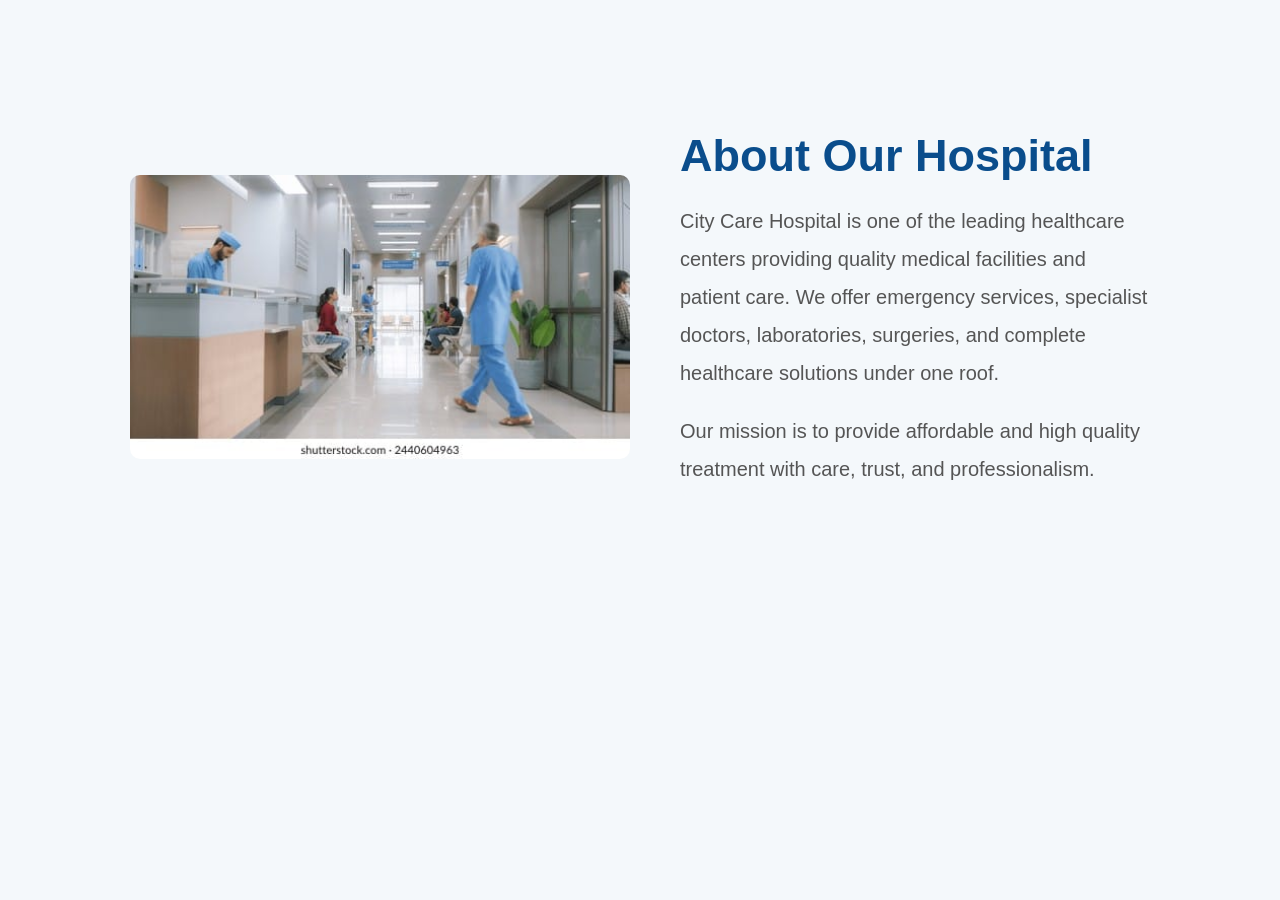
<file: Aboutt.html>
<!DOCTYPE html>
<html>
<head>
	<title>doctors</title>
	<link rel="stylesheet" type="text/css" href="citycare.css">

</head>
<body>
	<section class="about">

  <div class="about-image">

    <img src="img3.jpeg" alt="Hospital">

  </div>

  <div class="about-text">

    <h2>About Our Hospital</h2>

    <p>
      City Care Hospital is one of the leading healthcare centers providing
      quality medical facilities and patient care. We offer emergency services,
      specialist doctors, laboratories, surgeries, and complete healthcare
      solutions under one roof.
    </p>

    <p>
      Our mission is to provide affordable and high quality treatment
      with care, trust, and professionalism.
    </p>

  </div>

</section>


</body>

</html>
</file>
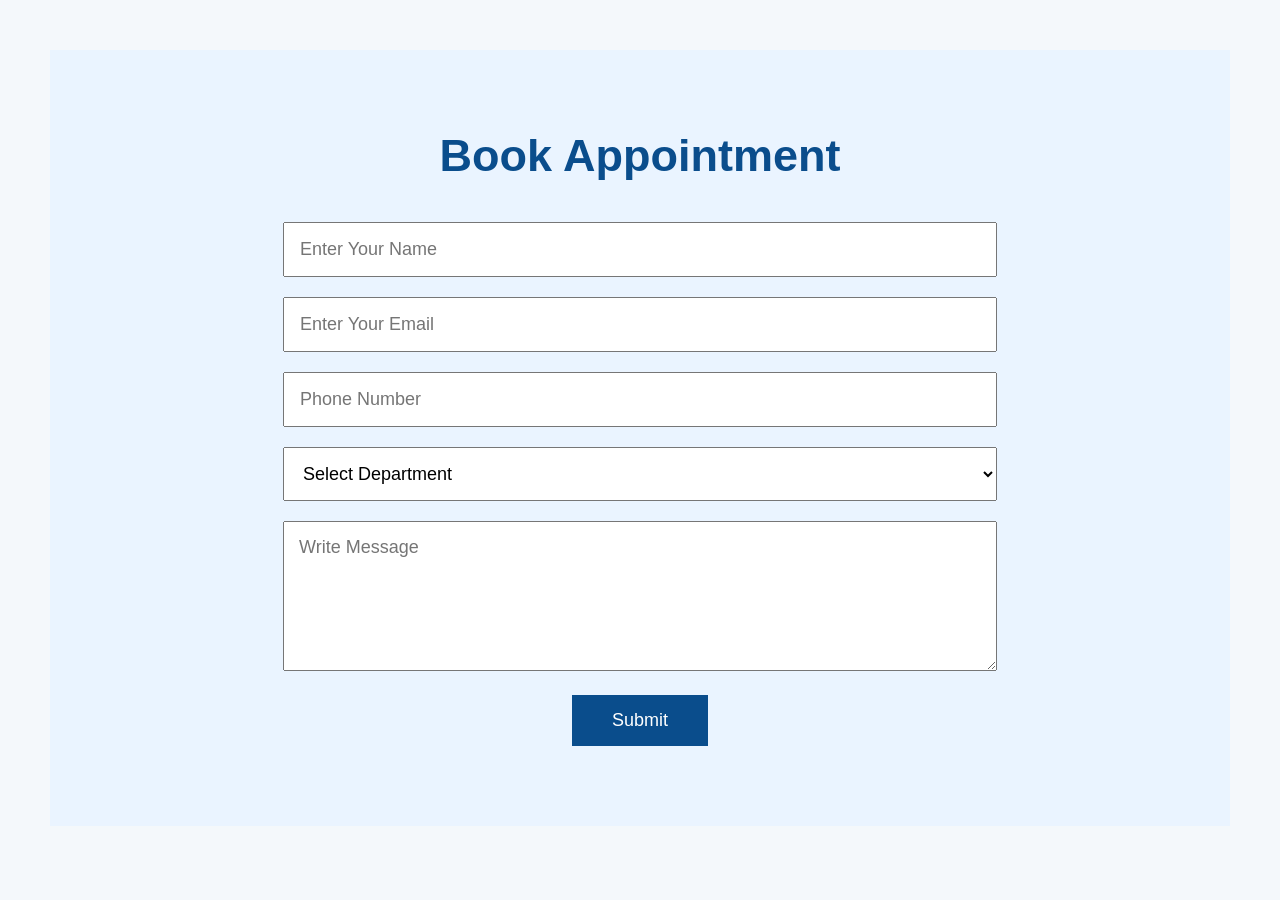
<file: Appointmentt.html>
<!DOCTYPE html>
<html>
<head>
	<title>appointment</title>
	<link rel="stylesheet" type="text/css" href="citycare.css">
</head>
<body>
	<section class="appointment">

  <h2>Book Appointment</h2>

  <form>

    <input type="text" placeholder="Enter Your Name">

    <input type="email" placeholder="Enter Your Email">

    <input type="text" placeholder="Phone Number">

    <select>
      <option>Select Department</option>
      <option>Cardiology</option>
      <option>Neurology</option>
      <option>Orthopedic</option>
      <option>Dental</option>
    </select>

    <textarea placeholder="Write Message"></textarea>

    <button type="submit">Submit</button>

  </form>

</section>
</file>
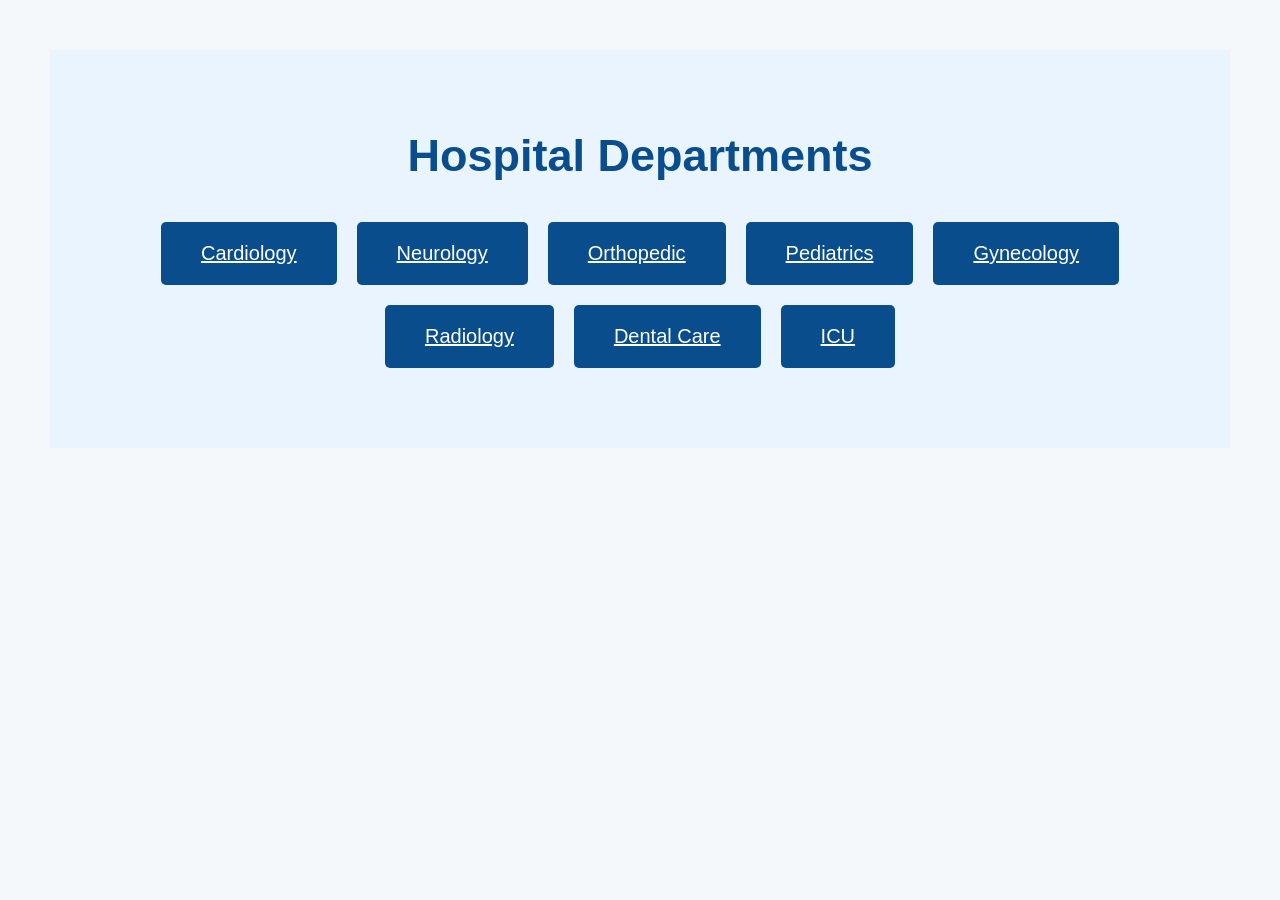
<file: departementt.html>
<!DOCTYPE html>
<html>
<head>
	<title>Departement</title>
	<link rel="stylesheet" type="text/css" href="citycare.css">
</head>
<body>
	<section class="departments">

  <h2>Hospital Departments</h2>

  <div class="department-box">

   <a href="cardiology.html" class="department">Cardiology</a>
<a href="neurology.html" class="department">Neurology</a>
<a href="orthopedic.html" class="department">Orthopedic</a>
<a href="pediatrics.html" class="department">Pediatrics</a>
<a href="gynecology.html" class="department">Gynecology</a>
<a href="radiology.html" class="department">Radiology</a>
<a href="dental.html" class="department">Dental Care</a>
<a href="icu.html" class="department">ICU</a>

  </div>
</section>
</body>
</html>
</file>
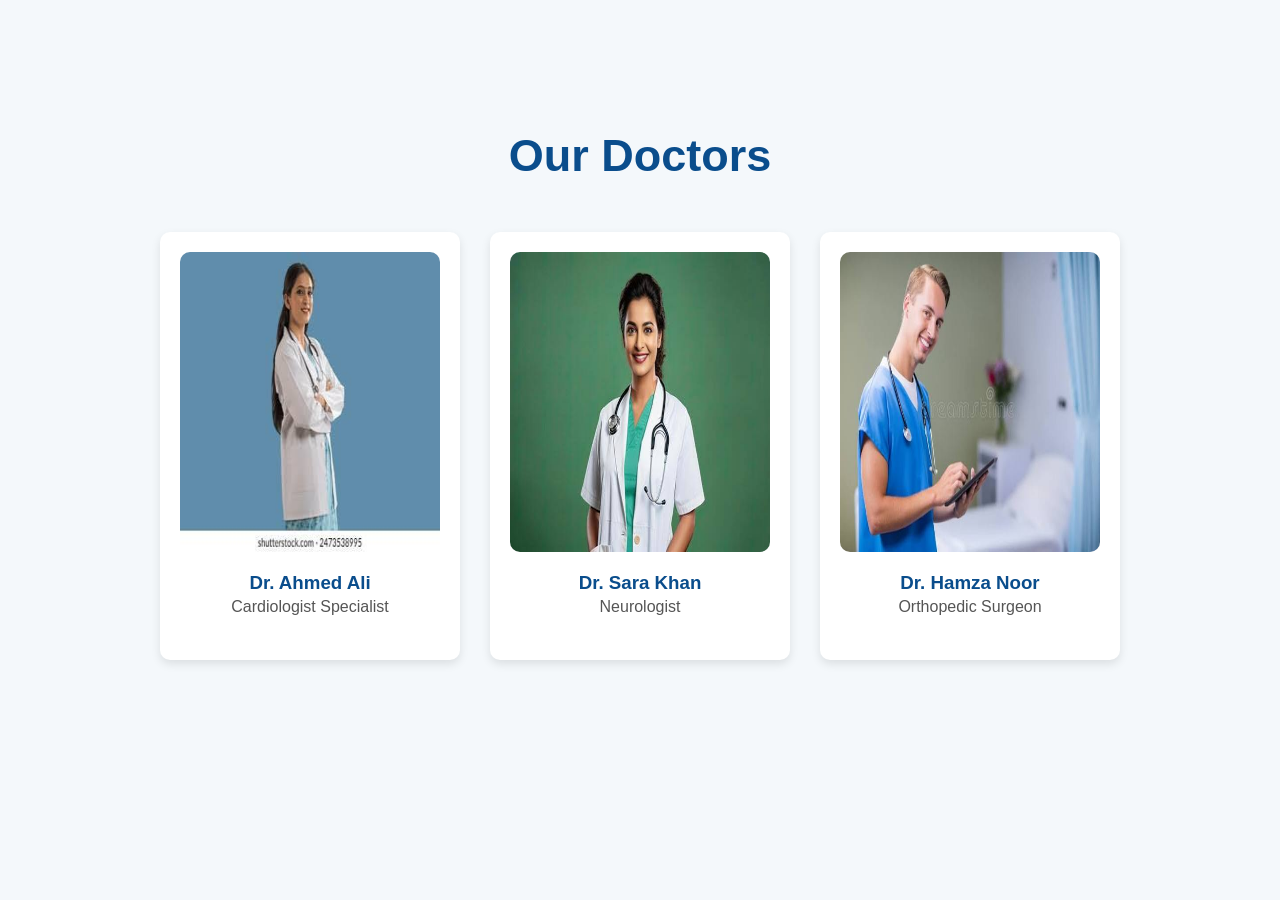
<file: Doctorss.html>
<!DOCTYPE hthml>
<html>
<head>
	<title>Doctors</title>
	<link rel="stylesheet" type="text/css" href="citycare.css">
</head>
<body>
<section class="doctors">
  <h2>Our Doctors</h2>
  <div class="doctor-container">
    <div class="doctor-card">
      <img src="img10.jpeg" alt="Doctor">
      <h3>Dr. Ahmed Ali</h3>
      <p>Cardiologist Specialist</p>
    </div>
    <div class="doctor-card">
      <img src="img12.jpeg" alt="Doctor">
      <h3>Dr. Sara Khan</h3>
      <p>Neurologist</p>
    </div>
    <div class="doctor-card">
      <img src="img11.jpeg" alt="Doctor">
      <h3>Dr. Hamza Noor</h3>
      <p>Orthopedic Surgeon</p>
    </div>
  </div>
</section>
</body>
</html>
</file>
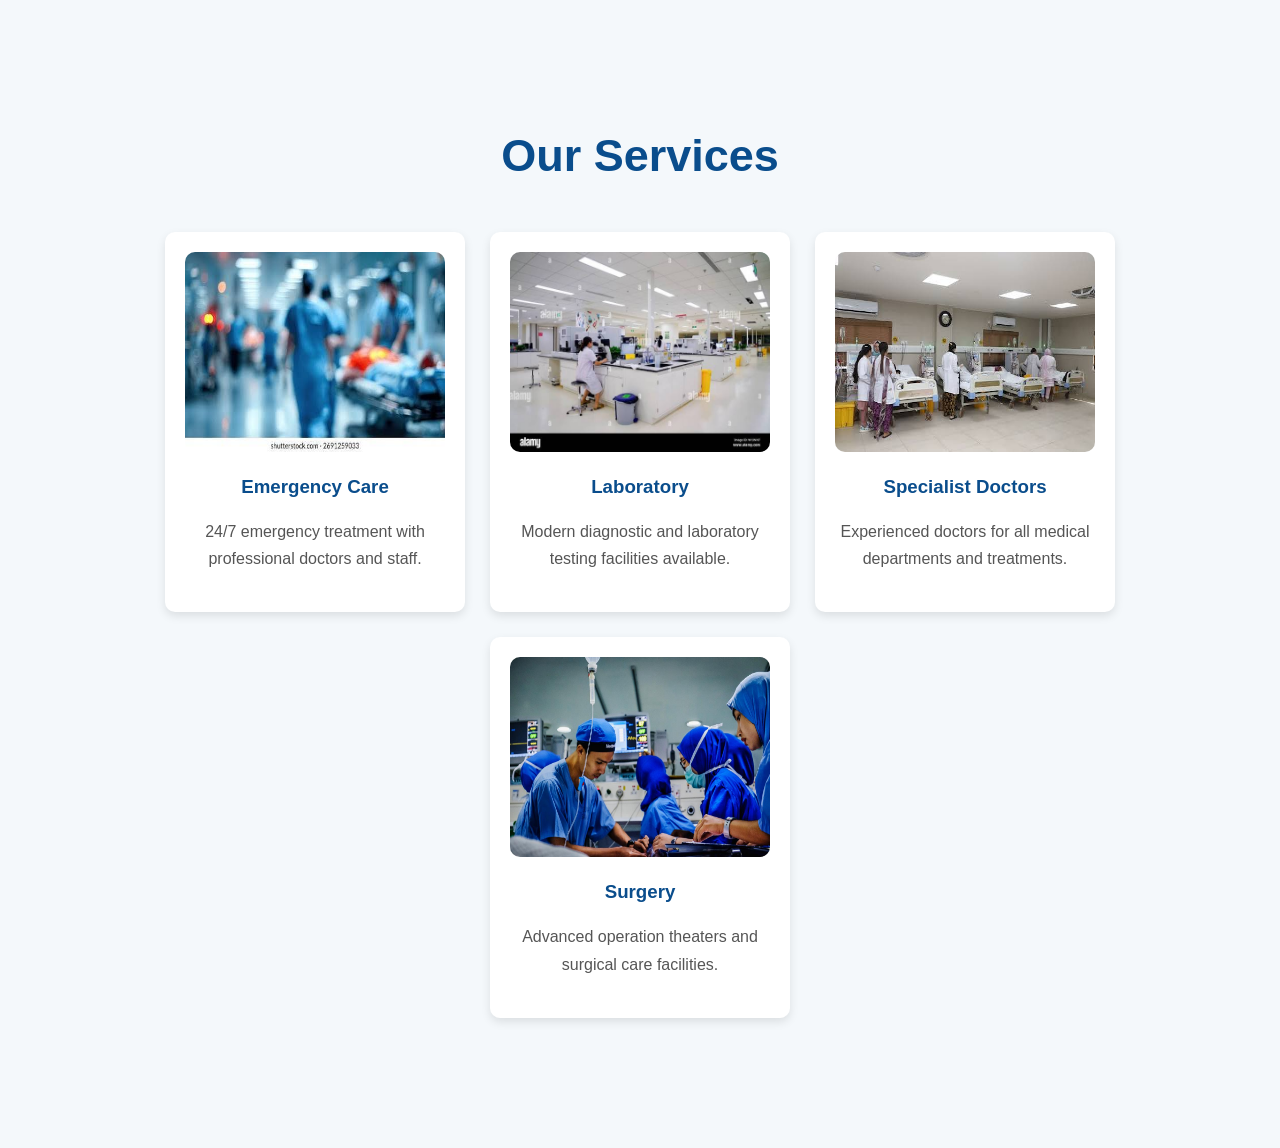
<file: servicess.html>
<!DOCTYPE html>
<html>
<head>
	<title>Services</title>
	<link rel="stylesheet" type="text/css" href="citycare.css">
</head>
<body>
	<section class="services">

  <h2>Our Services</h2>

  <div class="service-container">

    <div class="card">

      <img src="img6.jpeg" alt="Emergency">

      <h3>Emergency Care</h3>

      <p>24/7 emergency treatment with professional doctors and staff.</p>

    </div>

    <div class="card">

      <img src="img7.jpeg" alt="Lab">

      <h3>Laboratory</h3>

      <p>Modern diagnostic and laboratory testing facilities available.</p>

    </div>

    <div class="card">

      <img src="img5.jpeg" alt="Doctors">

      <h3>Specialist Doctors</h3>

      <p>Experienced doctors for all medical departments and treatments.</p>

    </div>

    <div class="card">

      <img src="img4.jpeg" alt="Surgery">

      <h3>Surgery</h3>

      <p>Advanced operation theaters and surgical care facilities.</p>

    </div>

  </div>

</section>
</body>
</html>
</file>
<file: citycare.css>
*{
  margin:0;
  padding:0;
  box-sizing:border-box;
  font-family:Arial;
}

body{
  background:#f4f9ff;
}

/* HEADER */

header{
  background:#0a4d8c;
  color:white;
  display:flex;
  justify-content:space-between;
  align-items:center;
  padding:15px 60px;
}

.logo{
  display:flex;
  align-items:center;
  gap:15px;
}

.logo img{
  width:70px;
  height:70px;
  border-radius:50%;
}

nav a{
  color:white;
  text-decoration:none;
  margin-left:10px;
  font-size:18px;
}

nav a:hover{
  color:yellow;
}

/* HERO */

.hero{
  background:url('hospital-banner.jpg');
  background-size:cover;
  background-position:center;
  height:650px;
  display:flex;
  align-items:center;
  padding-left:80px;
}

.hero-text{
  background:rgba(0,0,0,0.5);
  padding:40px;
  width:600px;
  border-radius:10px;
  color:white;
}

.hero-text h2{
  font-size:55px;
  margin-bottom:20px;
}

.hero-text p{
  font-size:22px;
  line-height:1.7;
  margin-bottom:20px;
}

.hero-text button{
  padding:15px 35px;
  background:#0a4d8c;
  color:white;
  border:none;
  font-size:18px;
  border-radius:5px;
}

/* ABOUT */

.about{
  display:flex;
  padding:80px;
  gap:50px;
  align-items:center;
}

.about-image img{
  width:500px;
  border-radius:10px;
}

.about-text h2{
  font-size:45px;
  color:#0a4d8c;
  margin-bottom:20px;
}

.about-text p{
  font-size:20px;
  line-height:1.9;
  margin-bottom:20px;
}

/* SERVICES */

.services{
  padding:80px;
  text-align:center;
}

.services h2{
  font-size:45px;
  color:#0a4d8c;
  margin-bottom:50px;
}

.service-container{
  display:flex;
  gap:25px;
  flex-wrap:wrap;
  justify-content:center;
}

.card{
  background:white;
  width:300px;
  padding:20px;
  border-radius:10px;
  box-shadow:0 4px 10px rgba(0,0,0,0.1);
}

.card img{
  width:100%;
  height:200px;
  border-radius:10px;
}

.card h3{
  margin:20px 0;
  color:#0a4d8c;
}

.card p{
  line-height:1.7;
}

/* DEPARTMENTS */

.departments{
  background:#eaf4ff;
  padding:80px;
  text-align:center;
}

.departments h2{
  font-size:45px;
  color:#0a4d8c;
  margin-bottom:40px;
}

.department-box{
  display:flex;
  flex-wrap:wrap;
  gap:20px;
  justify-content:center;
}

.department{
  background:#0a4d8c;
  color:white;
  padding:20px 40px;
  border-radius:5px;
  font-size:20px;
}

/* DOCTORS */

.doctors{
  padding:80px;
  text-align:center;
}

.doctors h2{
  font-size:45px;
  color:#0a4d8c;
  margin-bottom:50px;
}

.doctor-container{
  display:flex;
  justify-content:center;
  gap:30px;
  flex-wrap:wrap;
}

.doctor-card{
  background:white;
  width:300px;
  padding:20px;
  border-radius:10px;
  box-shadow:0 4px 10px rgba(0,0,0,0.1);
}

.doctor-card img{
  width:100%;
  height:300px;
  border-radius:10px;
}

.doctor-card h3{
  margin-top:20px;
  color:#0a4d8c;
}

/* GALLERY */

.gallery{
  padding:80px;
  text-align:center;
}

.gallery h2{
  font-size:45px;
  color:#0a4d8c;
  margin-bottom:40px;
}

.gallery-container{
  display:grid;
  grid-template-columns:repeat(2,1fr);
  gap:20px;
}

.gallery-container img{
  width:100%;
  height:300px;
  border-radius:10px;
}
.department-container{
    max-width:800px;
    margin:50px auto;
    background:white;
    padding:30px;
    border-radius:12px;
    box-shadow:0 4px 10px rgba(0,0,0,0.1);
}

.department-container h1{
    color:#0077b6;
    margin-bottom:15px;
}

.department-container p{
    color:#555;
    line-height:1.8;
    margin-bottom:20px;
}

.department-container h2{
    color:#023e8a;
    margin-bottom:15px;
}

.department-container ul{
    padding-left:20px;
}

.department-container li{
    margin-bottom:10px;
}
/* APPOINTMENT */

.appointment{
  background:#eaf4ff;
  padding:80px;
  text-align:center;
}

.appointment h2{
  font-size:45px;
  color:#0a4d8c;
  margin-bottom:40px;
}

form{
  width:70%;
  margin:auto;
}

form input,
form select,
form textarea{
  width:100%;
  padding:15px;
  margin-bottom:20px;
  font-size:18px;
}

form textarea{
  height:150px;
}

form button{
  padding:15px 40px;
  background:#0a4d8c;
  color:white;
  border:none;
  font-size:18px;
}

/* FOOTER */

footer{
  background:#062b4f;
  color:white;
  padding:70px;
}

.footer-container{
  display:flex;
  justify-content:space-between;
  flex-wrap:wrap;
  gap:30px;
}

.footer-box{
  width:250px;
}

.footer-box h3{
  margin-bottom:25px;
  color:yellow;
}

.footer-box p{
  line-height:1.9;
  margin-bottom:10px;
}

.footer-box a{
  display:block;
  color:white;
  text-decoration:none;
  margin-bottom:12px;
}

.footer-box a:hover{
  color:yellow;
}

.footer-bottom{
  text-align:center;
  margin-top:50px;
  border-top:1px solid gray;
  padding-top:20px;
}
*{
    margin: 0;
    padding: 0;
    box-sizing: border-box;
    font-family: Arial, sans-serif;
}

body{
    background: #f4f8fb;
    padding: 50px;
}

.department-container{
    max-width: 800px;
    margin: auto;
    background: white;
    padding: 30px;
    border-radius: 12px;
    box-shadow: 0 4px 10px rgba(0,0,0,0.1);
}

h1{
    color: #0077b6;
    margin-bottom: 15px;
}

p{
    color: #555;
    line-height: 1.6;
    margin-bottom: 20px;
}

h2{
    color: #023e8a;
    margin-bottom: 15px;
}

ul{
    padding-left: 20px;
}

li{
    margin-bottom: 10px;
    color: #333;
}
</file>
